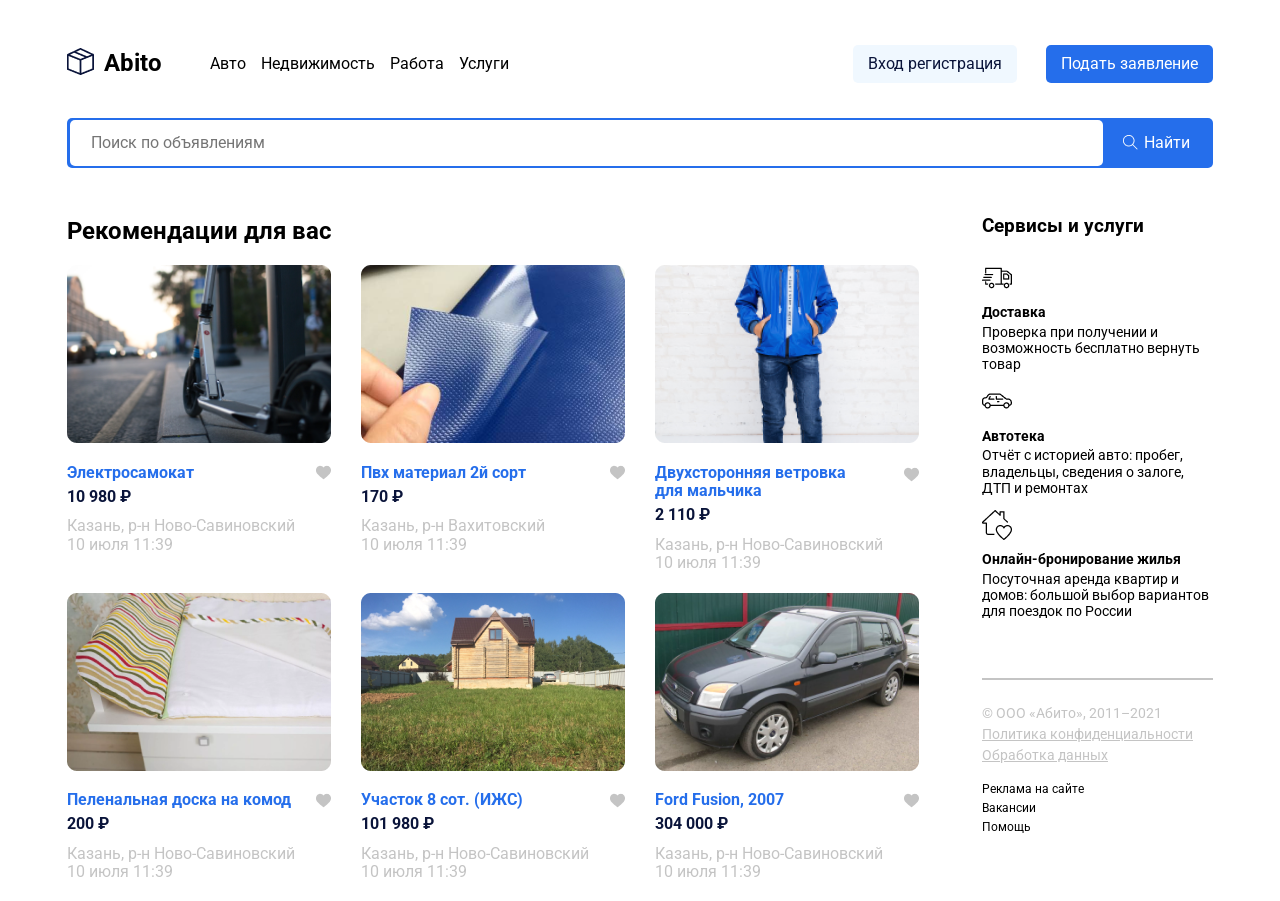
<file: pages/home/index.html>
<!DOCTYPE html>
<html lang="en">
<head>
    <meta charset="UTF-8">
    <meta http-equiv="X-UA-Compatible" content="IE=edge">
    <meta name="viewport" content="width=device-width, initial-scale=1.0">
    <title>Document</title>
    <link rel="stylesheet" href="../../assetes/css/normalize.css">
    <link rel="stylesheet" href="../../assetes/css/settings.css">
    <link rel="stylesheet" href="style.css">
</head>
<body>
    <div class="container">
        <header class="header">
            <div class="wrap__header">
                <div class="header__menu">
                    <div class="header__logo">
                        <a href="index.html"><img src="../../assetes/img/home/logo.png" alt="logo(box)"></a>
                        <h1 class="logo-text"><a href="index.html">Abito</a></h1>
                    </div>
                    <nav class="header__nav">
                        <ul>
                            <li class="header__nav_items"><a href="#">Авто</a></li>
                            <li class="header__nav_items"><a href="#">Недвижимость</a></li>
                            <li class="header__nav_items"><a href="#">Работа</a></li>
                            <li class="header__nav_items"><a href="#">Услуги</a></li>
                        </ul>
                    </nav>
                </div>
                <div class="header__login">
                    <button class="btn">Вход регистрация</button>
                    <button class="btn_blue">Подать заявление</button>
                </div>
            </div>
            <div class="search">
                <div class="search__main">
                    <input type="text" placeholder="Поиск по объявлениям">
                    <img src="../../assetes/img/home/search.png" alt="search" class="search__right">
                    <p class="search__text">Найти</p>
                </div>
                
          </div>
        </header>
        <main class="main">
            <div class="header_main__content">
                <h2 class="main-title">Рекомендации для вас</h2>
                <div class="main__content">
                    <div class="cards">
                        <!-- 1 -->
                        <div class="card">
                            <div class="wrap__img">
                                <a href="../single/index.html"><img src="../../assetes/img/home/samokat.png" alt="samokat"></a>
                             </div>
                            <div class="card__header">
                                <a href="#"><h3 class="card-title">Электросамокат</h3></a>
                                <div class="life"></div>
                            </div>
                            <div class="card__content">
                                <p class="coins">10 980</p>
                            </div>
                            <div class="card__footer">
                                <span class="card__footer_text">Казань, р-н Ново-Савиновский</span>
                                <span class="card__footer_text">10 июля 11:39</span>
                            </div>
                        </div>
                        <!-- 2 -->
                        <div class="card">
                            <div class="wrap__img">
                                <a href="#"><img src="../../assetes/img/home/pvh.png" alt="PVH"></a>
                             </div>
                            <div class="card__header">
                                <a href="#"><h3 class="card-title">Пвх материал 2й сорт</h3></a>
                                <div class="life"></div>
                            </div>
                            <div class="card__content">
                                <p class="coins">170</p>
                            </div>
                            <div class="card__footer">
                                <span class="card__footer_text">Казань, р-н Вахитовский</span>
                                <span class="card__footer_text">10 июля 11:39</span>
                            </div>
                        </div>
                        <!-- 3 -->
                        <div class="card">
                            <div class="wrap__img">
                                <a href="#"><img src="../../assetes/img/home/vetrovka.png" alt="vetrovka"></a>
                             </div>
                            <div class="card__header">
                                <a href="#"><h3 class="card-title">Двухсторонняя ветровка <br> для мальчика</h3></a>
                                <div class="life1"></div>
                            </div>
                            <div class="card__content">
                                <p class="coins">2 110</p>
                            </div>
                            <div class="card__footer">
                                <span class="card__footer_text">Казань, р-н Ново-Савиновский</span>
                                <span class="card__footer_text">10 июля 11:39</span>
                            </div>
                        </div>
                        <!-- 4 -->
                        <div class="card">
                            <div class="wrap__img">
                                <a href="#"><img src="../../assetes/img/home/desk.png" alt="desk"></a>
                             </div>
                            <div class="card__header">
                                <a href="#"><h3 class="card-title">Пеленальная доска на комод</h3></a>
                                <div class="life"></div>
                            </div>
                            <div class="card__content">
                                <p class="coins">200</p>
                            </div>
                            <div class="card__footer">
                                <span class="card__footer_text">Казань, р-н Ново-Савиновский</span>
                                <span class="card__footer_text">10 июля 11:39</span>
                            </div>
                        </div>
                        <!-- 5 -->
                        <div class="card">
                            <div class="wrap__img">
                                <a href="#"><img src="../../assetes/img/home/IJS.png" alt="IJS"></a>
                             </div>
                            <div class="card__header">
                               <a href="#"> <h3 class="card-title">Участок 8 сот. (ИЖС)</h3></a>
                                <div class="life"></div>
                            </div>
                            <div class="card__content">
                                <p class="coins">101 980</p>
                            </div>
                            <div class="card__footer">
                                <span class="card__footer_text">Казань, р-н Ново-Савиновский</span>
                                <span class="card__footer_text">10 июля 11:39</span>
                            </div>
                        </div>
                        <!-- 6 -->
                        <div class="card">
                            <div class="wrap__img">
                                <a href="#"><img src="../../assetes/img/home/ford.png" alt="ford"></a>
                             </div>
                            <div class="card__header">
                                <a href="#"><h3 class="card-title">Ford Fusion, 2007</h3></a>
                                <div class="life"></div>
                            </div>
                            <div class="card__content">
                                <p class="coins">304 000</p>
                            </div>
                            <div class="card__footer">
                                <span class="card__footer_text">Казань, р-н Ново-Савиновский</span>
                                <span class="card__footer_text">10 июля 11:39</span>
                            </div>
                        </div>
                    </div>
                </div>
            </div>
            <aside class="aside__content">
                <div class="header_aside__content">
                    <h3 class="title-aside">Сервисы и услуги</h3>
                </div>
                <div class="wrap-aside">
                    <div class="delivery">
                        <div class="header_delivery">
                            <img src="../../assetes/img/home/truck.png" alt="truck">
                        </div>
                        <div class="content_delivery">
                            <h4 class="aside_title">Доставка</h4>
                            <p class="aside-text">Проверка при получении и возможность бесплатно вернуть товар</p>
                        </div>
                    </div>
                    <div class="car_libraly">
                        <div class="header_delivery">
                            <img src="../../assetes/img/home/sedan.png" alt="sedan">
                        </div>
                        <div class="content_car_libraly">
                            <h4 class="aside_title">Автотека</h4>
                            <p class="aside-text">Отчёт с историей авто: пробег, владельцы, сведения о залоге, ДТП и ремонтах</p>
                        </div>
                    </div>
                    <div class="online_booking_of_accommodation">
                        <div class="header_online_booking_of_accommodation">
                            <img src="../../assetes/img/home/homeAndLove.png" alt="home_and_love">
                        </div>
                        <div class="content_delivery">
                            <h4 class="aside_title">Онлайн-бронирование жилья</h4>
                            <p class="aside-text">Посуточная аренда квартир и домов: большой выбор вариантов для поездок по России</p>
                        </div>
                    </div>
                </div>
                <footer class="footer">
                    <div class="footer__content">
                        <p>© ООО «Абито», 2011–2021</p>
                        <p><a class="footer_item" href="#">Политика конфиденциальности</a></p>
                        <p><a class="footer_item" href="#">Обработка данных</a></p>
                    </div>
                    <div class="footer__menu">
                        <a class="footer__menu_item" href="#">Реклама на сайте</a>
                        <a class="footer__menu_item"  href="#">Вакансии</a>
                        <a class="footer__menu_item"  href="#">Помощь</a>
                    </div>
                </footer>
            </aside>
        </main>
    
</body>
</html>
</file>
<file: assetes/css/settings.css>
@import url('https://fonts.googleapis.com/css2?family=Roboto:wght@400;700&display=swap');

* {
    box-sizing: border-box;
    font-family: 'Roboto';
}

.container {
    max-width: 1146px;
    margin: 0 auto;
}

/* header */
.logo-text {
    margin-left: 10px;
    font-size: 24px;
    color: #0A143A;
    font-weight: 700;
}

.header {
    margin-top: 34px;
}

.wrap__header {
    display: flex;
    justify-content: space-between;
    align-items: center;
}

.header__menu {
    display: flex;
    justify-content: center;
    align-items: center;
}

.header__logo {
    display: flex;
    justify-content: center;
    align-items: center;
}

.header__nav ul {
    display: flex;
}

.header__nav_items {
    color: #0A143A;
    margin: 0px 7.5px;
}

.header__nav_items a:hover {
    color: #256EEB;
    text-decoration: underline;
}

.search {
    margin-top: 24px;
}

.search__main {
    border-radius: 5px;
    max-height: 50px;
    background-color: rgba(37, 110, 235, 1);
    padding: 3px;
    display: flex;
    justify-content: space-between;
    align-items: center;
}

.search__main input {
    outline: none;
    border: 0;
    border-radius: 5px;
    width: 100%;
    size: 14px;
    padding: 14px 0 14px 21.45px;
}

.search__right {
    margin-left: 20px;
}

.search__text {
    margin-left: 6px;
    margin-right: 20px;
    color: white;
    font-size: 16px;
}

.search__text:hover {
    cursor: pointer;
}

/* btn */
.btn {
    color: #0A143A;
    background-color: aliceblue;
    padding: 10px 15px;
    margin-right: 25px;
    border: 0;
    border-radius: 5px;
    -webkit-border-radius: 5px;
    -moz-border-radius: 5px;
    -ms-border-radius: 5px;
    -o-border-radius: 5px;
}

.btn:hover {
    cursor: pointer;
    color: #FFFFFF;
    background-color: #256EEB;
}

.btn_blue {
    color: #FFFFFF;
    padding: 10px 15px;
    background-color: #256EEB;
    border: 0;
    border-radius: 5px;
    -webkit-border-radius: 5px;
    -moz-border-radius: 5px;
    -ms-border-radius: 5px;
    -o-border-radius: 5px;
}

.btn_blue:hover {
    cursor: pointer;
    color: #0A143A;
    background-color: aliceblue;
}

.footer {
    border-top: 2px solid #C4C4C4;
    padding-top: 20px;
    margin-top: 45px;
}

.footer__content {
    color: #C4C4C4;
    font-size: 14px;
}

.footer__content p {
    margin: 5px 0px;
}

.footer_item {
    color: #C4C4C4;
    font-size: 14px;
    text-decoration: underline;
}

.footer_item:hover {
    color: #0A143A;
}

.footer__menu {
    margin-top: 20px;
    color: #0A143A;
    font-size: 12px;
    display: flex;
    flex-direction: column;
}

.footer__menu_item {
    margin-bottom: 5px;
}

.footer__menu_item:hover {
    color: #256EEB;
    text-decoration: underline;
}
</file>
<file: pages/home/style.css>
.main {
    margin-top: 30px;
    display: flex;
    justify-content: space-between;
}

.main-title {
    font-size: 24px;
    font-weight: 700;
}

.cards {
    display: flex;
    flex-wrap: wrap;
}

.life {
    width: 15px;
    height: 15px;
    background: url(../../assetes/img/home/life.png);
}

.life1 {
    margin-top: -15px;
    width: 15px;
    height: 15px;
    background: url(../../assetes/img/home/life.png);
}

.life:hover {
    cursor: pointer;
    background: url(../../assetes/img/home/life-blue.png);

}

.life1:hover {
    cursor: pointer;
    background: url(../../assetes/img/home/life-blue.png);
}

.card {
    margin-right: 30px;
    margin-bottom: 20px;
    max-width: 264px;
    height: auto;
}

.card-title {
    font-size: 16px;
    font-weight: 700;
    color: #256EEB;
}

.card-title:hover {
    color: #0A143A;
    text-decoration: underline;
}

.card-title:hover {
    cursor: pointer;
}

.card__header {
    display: flex;
    align-items: center;
    justify-content: space-between;
}

.coins {
    margin-top: -10px;
    font-size: 16px;
    font-weight: 700;
}

.coins::after {
    content: " ₽"
}

.card__content {
    color: #0A143A;
    font-size: 16px;
}

.card__footer {
    margin-top: -5px;
    color: #C4C4C4;
    display: flex;
    flex-direction: column;
}

.wrap-aside {
    display: flex;
    flex-direction: column;
    margin-top: 25px;
}

.aside__content {
    max-width: 231px;
}

.aside_title {
    margin-top: 7px;
    font-size: 14px;
    font-weight: 700;
}

.aside-text {
    margin-top: -15px;
    font-size: 14px;
}
</file>
